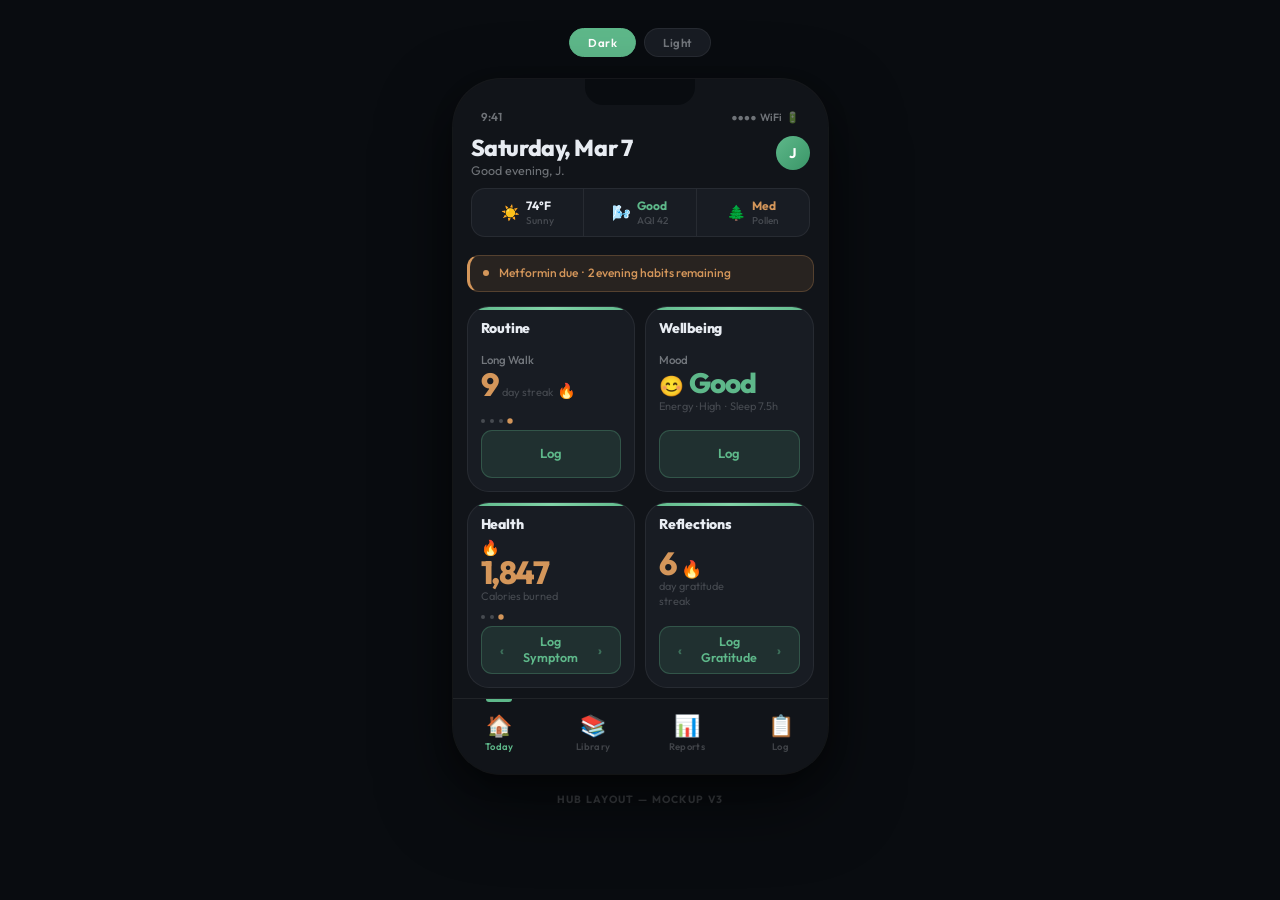
<file: mockup-hub.html>
<!DOCTYPE html>
<html lang="en">
<head>
  <meta charset="UTF-8">
  <meta name="viewport" content="width=device-width, initial-scale=1.0">
  <title>Daily Tracker — Hub Layout Mockup v3</title>
  <link href="https://fonts.googleapis.com/css2?family=Outfit:wght@300;400;500;600;700;800&display=swap" rel="stylesheet">
  <style>
    *, *::before, *::after { box-sizing: border-box; margin: 0; padding: 0; }

    :root {
      --green:     #5eb88a;
      --green-dim: rgba(94,184,138,0.13);
      --green-bd:  rgba(94,184,138,0.28);
      --amber:     #d4965a;
      --amber-dim: rgba(212,150,90,0.12);
      --amber-bd:  rgba(212,150,90,0.26);

      --bg:       #090c10;
      --surf:     #111419;
      --surf-2:   #181c23;
      --surf-3:   #1e2229;
      --border:   rgba(255,255,255,0.065);
      --text:     #e8ecf2;
      --text-2:   rgba(232,236,242,0.44);
      --text-3:   rgba(232,236,242,0.22);
    }

    body.light {
      --bg:       #eceee9;
      --surf:     #f5f6f2;
      --surf-2:   #eaece6;
      --surf-3:   #e0e3db;
      --border:   rgba(0,0,0,0.075);
      --text:     #181c1f;
      --text-2:   rgba(24,28,31,0.44);
      --text-3:   rgba(24,28,31,0.20);
    }

    body {
      font-family: 'Outfit', sans-serif;
      background: var(--bg);
      min-height: 100vh;
      display: flex;
      flex-direction: column;
      align-items: center;
      padding: 28px 16px 48px;
      transition: background 0.3s;
    }

    /* ── Controls ── */
    .controls {
      display: flex;
      gap: 8px;
      margin-bottom: 22px;
    }
    .ctrl {
      font-family: 'Outfit', sans-serif;
      font-size: 11.5px; font-weight: 600;
      letter-spacing: 0.5px;
      padding: 6px 18px;
      border-radius: 20px;
      border: 1px solid var(--border);
      background: var(--surf-2);
      color: var(--text-2);
      cursor: pointer;
      transition: all 0.2s;
    }
    .ctrl.on { background: var(--green); border-color: var(--green); color: #fff; }

    /* ── Phone ── */
    .phone {
      width: 375px;
      background: var(--surf);
      border-radius: 48px;
      overflow: hidden;
      position: relative;
      padding-bottom: 86px;
      box-shadow:
        0 0 0 1px rgba(255,255,255,0.06),
        0 28px 72px rgba(0,0,0,0.55),
        0 8px 20px rgba(0,0,0,0.28);
      transition: background 0.3s;
    }

    .notch {
      width: 110px; height: 26px;
      background: var(--bg);
      border-radius: 0 0 18px 18px;
      margin: 0 auto;
      transition: background 0.3s;
    }

    .status-bar {
      display: flex;
      justify-content: space-between;
      align-items: center;
      padding: 4px 28px 0;
      font-size: 11.5px; font-weight: 600;
      color: var(--text-2);
    }

    /* ── Header ── */
    .app-header { padding: 12px 18px 10px; }

    .hdr-row {
      display: flex;
      justify-content: space-between;
      align-items: flex-start;
    }

    .hdr-date {
      font-size: 23px; font-weight: 800;
      color: var(--text); letter-spacing: -0.4px; line-height: 1;
    }
    .hdr-greet {
      font-size: 12.5px; color: var(--text-2);
      margin-top: 3px; font-weight: 400;
    }

    .avatar {
      width: 34px; height: 34px; border-radius: 50%;
      background: linear-gradient(135deg, var(--green), #3a9668);
      display: flex; align-items: center; justify-content: center;
      font-size: 14px; font-weight: 700; color: #fff; flex-shrink: 0;
    }

    /* ── Weather ── */
    .weather {
      display: flex;
      margin-top: 10px;
      background: var(--surf-2);
      border: 1px solid var(--border);
      border-radius: 14px;
      overflow: hidden;
    }
    .wx {
      flex: 1;
      display: flex; align-items: center; justify-content: center;
      gap: 6px; padding: 9px 4px;
    }
    .wx + .wx { border-left: 1px solid var(--border); }
    .wx-ico { font-size: 15px; line-height: 1; }
    .wx-val { font-size: 12px; font-weight: 700; color: var(--text); }
    .wx-lbl { font-size: 10px; font-weight: 500; color: var(--text-3); margin-top: 1px; }

    /* ── Reminder ── */
    .reminder {
      margin: 8px 14px;
      display: flex; align-items: center; gap: 10px;
      background: var(--amber-dim);
      border: 1px solid var(--amber-bd);
      border-left: 3px solid var(--amber);
      border-radius: 12px;
      padding: 9px 13px;
    }
    .rem-dot {
      width: 6px; height: 6px; border-radius: 50%;
      background: var(--amber); flex-shrink: 0;
      animation: blink 2.4s ease-in-out infinite;
    }
    @keyframes blink {
      0%,100%{ opacity:1; transform:scale(1); }
      50%    { opacity:.4; transform:scale(.75); }
    }
    .rem-txt { font-size: 12px; font-weight: 500; color: var(--amber); line-height: 1.4; }

    /* ── Grid ── */
    .grid {
      display: grid;
      grid-template-columns: 1fr 1fr;
      gap: 10px;
      padding: 6px 14px 0;
    }

    /* ── Tile ── */
    .tile {
      background: var(--surf-2);
      border: 1px solid var(--border);
      border-radius: 22px;
      overflow: hidden;
      display: flex; flex-direction: column;
      cursor: pointer;
      transition: transform 0.13s;
      min-height: 186px;
    }
    .tile:active { transform: scale(0.965); }

    .tile-bar {
      height: 3px; flex-shrink: 0;
      background: linear-gradient(90deg, #5eb88a 0%, #82d4a8 50%, #5eb88a 100%);
    }

    .tile-inner {
      padding: 11px 13px 13px;
      display: flex; flex-direction: column;
      flex: 1; gap: 7px;
    }

    .tile-lbl {
      display: flex; align-items: center;
    }
    .tile-name {
      font-size: 14px; font-weight: 800;
      letter-spacing: -0.2px;
      color: var(--text);
      line-height: 1;
    }

    /* ── Carousel (shared by Routine streaks + Health stats) ── */
    .carousel {
      flex: 1;
      position: relative;
      overflow: hidden;
    }

    .c-slide {
      position: absolute; inset: 0;
      display: flex; flex-direction: column; justify-content: center;
      transition: opacity 0.38s ease, transform 0.38s ease;
    }
    .c-slide.gone { opacity: 0; transform: translateY(7px); pointer-events: none; }

    /* streak variant */
    .c-habit  { font-size: 11.5px; font-weight: 500; color: var(--text-2); margin-bottom: 1px; }
    .c-streak-row { display: flex; align-items: baseline; gap: 4px; }
    .c-num    { font-size: 32px; font-weight: 800; letter-spacing: -1.5px; color: var(--amber); line-height: 1; }
    .c-unit   { font-size: 11px; color: var(--text-3); font-weight: 400; }
    .c-fire   { font-size: 15px; }

    /* stat variant (Health) — values match streak numbers */
    .c-stat-ico  { font-size: 15px; line-height: 1; margin-bottom: 1px; }
    .c-stat-val  { font-size: 32px; font-weight: 800; letter-spacing: -1.5px; color: var(--amber); line-height: 1; }
    .c-stat-lbl  { font-size: 11px; color: var(--text-3); font-weight: 400; margin-top: 1px; }

    /* shared dots */
    .dots { display: flex; gap: 5px; margin-top: 2px; }
    .dot {
      width: 4px; height: 4px; border-radius: 50%;
      background: var(--text-3);
      transition: background 0.3s, transform 0.3s;
      cursor: pointer;
    }
    .dot.on { background: var(--amber); transform: scale(1.35); }

    /* ── Wellbeing rating — mirrors Routine hierarchy ── */
    /* descriptor (11.5px) → big value → unit (11px) */
    .rating {
      flex: 1;
      display: flex; flex-direction: column; justify-content: center;
      gap: 1px;
    }
    .r-lbl  { font-size: 11.5px; font-weight: 500; color: var(--text-2); margin-bottom: 1px; }
    .r-val  { display: flex; align-items: baseline; gap: 5px; }
    .r-em   { font-size: 20px; line-height: 1; }
    .r-wd   { font-size: 28px; font-weight: 800; color: var(--green); letter-spacing: -1px; line-height: 1; }
    .r-sub  { font-size: 11px; color: var(--text-3); font-weight: 400; margin-top: 1px; }

    /* ── Reflections streak ── */
    .rs {
      flex: 1;
      display: flex; align-items: center; gap: 6px;
    }
    .rs-num  { font-size: 32px; font-weight: 800; letter-spacing: -1.5px; color: var(--amber); line-height: 1; }
    .rs-fire { font-size: 17px; }
    .rs-lbl  { font-size: 11px; color: var(--text-3); line-height: 1.35; }

    /* ── Log buttons — shared height so all tiles match ── */
    /* Longest label ("Log Medication") sets the bar; both types locked to same px */
    .log-simple,
    .log-swipe {
      height: 48px;         /* uniform across every tile */
      flex-shrink: 0;
      background: var(--green-dim);
      border: 1px solid var(--green-bd);
      border-radius: 11px;
      -webkit-tap-highlight-color: transparent;
      transition: background 0.15s;
    }

    /* ── Log button — SIMPLE (no swipe) ── */
    .log-simple {
      display: flex;
      align-items: center; justify-content: center;
      cursor: pointer;
    }
    .log-simple:active { background: rgba(94,184,138,0.24); }
    .log-simple-lbl {
      font-size: 13px; font-weight: 600;
      color: var(--green);
      line-height: 1;
    }

    /* ── Log button — SWIPEABLE ── */
    .log-swipe {
      display: flex;
      align-items: center;
      padding: 0 4px;
      cursor: pointer;
      user-select: none;
      touch-action: pan-y;
      position: relative;
    }
    .log-swipe:active { background: rgba(94,184,138,0.22); }

    .chev {
      font-size: 13px; font-weight: 800;
      color: rgba(94,184,138,0.48);
      min-width: 32px; min-height: 32px;
      display: flex; align-items: center; justify-content: center;
      border-radius: 8px;
      flex-shrink: 0;
      cursor: pointer;
      transition: color 0.15s, background 0.15s;
    }
    .chev:hover { color: var(--green); background: rgba(94,184,138,0.12); }

    .lbl-track {
      flex: 1;
      overflow: hidden;
      position: relative;
      height: 100%;        /* fills the 48px button height */
      display: flex; align-items: center;
    }

    .lbl {
      position: absolute;
      inset: 0;
      display: flex; align-items: center; justify-content: center;
      font-size: 12.5px; font-weight: 600;
      color: var(--green);
      text-align: center;
      line-height: 1.25;
      padding: 0 2px;
      transition: opacity 0.18s ease, transform 0.18s ease;
    }
    .lbl.out-l { opacity:0; transform:translateX(-14px); }
    .lbl.out-r { opacity:0; transform:translateX( 14px); }
    .lbl.in    { opacity:0; transform:translateY( 5px); }

    /* ── Bottom nav ── */
    .bottom-nav {
      position: absolute; bottom:0; left:0; right:0;
      background: var(--surf);
      border-top: 1px solid var(--border);
      display: flex; padding: 10px 0 22px;
      transition: background 0.3s;
    }
    .nav-btn {
      flex: 1;
      display: flex; flex-direction: column; align-items: center;
      gap: 4px; cursor: pointer; position: relative; padding-top: 6px;
    }
    .nav-ico { font-size: 21px; line-height: 1; }
    .nav-lbl { font-size: 9.5px; font-weight: 600; letter-spacing: 0.35px; color: var(--text-3); }
    .nav-btn.active .nav-lbl { color: var(--green); }
    .nav-btn.active::before {
      content: '';
      position: absolute; top: -10px; left: 50%; transform: translateX(-50%);
      width: 26px; height: 3px;
      background: var(--green);
      border-radius: 0 0 3px 3px;
    }

    .mockup-lbl {
      margin-top: 18px;
      font-size: 10.5px; font-weight: 700;
      letter-spacing: 1.3px; text-transform: uppercase;
      color: var(--text-3);
    }
  </style>
</head>
<body>

  <div class="controls">
    <button class="ctrl on" id="btn-dark"  onclick="setMode('dark')">Dark</button>
    <button class="ctrl"   id="btn-light" onclick="setMode('light')">Light</button>
  </div>

  <div class="phone">

    <div class="notch"></div>

    <div class="status-bar">
      <span>9:41</span>
      <span style="font-size:10.5px">●●●● &nbsp;WiFi&nbsp; 🔋</span>
    </div>

    <div class="app-header">
      <div class="hdr-row">
        <div>
          <div class="hdr-date">Saturday, Mar 7</div>
          <div class="hdr-greet">Good evening, J.</div>
        </div>
        <div class="avatar">J</div>
      </div>

      <div class="weather">
        <div class="wx">
          <span class="wx-ico">☀️</span>
          <div><div class="wx-val">74°F</div><div class="wx-lbl">Sunny</div></div>
        </div>
        <div class="wx">
          <span class="wx-ico">🌬️</span>
          <div><div class="wx-val" style="color:var(--green)">Good</div><div class="wx-lbl">AQI 42</div></div>
        </div>
        <div class="wx">
          <span class="wx-ico">🌲</span>
          <div><div class="wx-val" style="color:var(--amber)">Med</div><div class="wx-lbl">Pollen</div></div>
        </div>
      </div>
    </div>

    <div class="reminder">
      <div class="rem-dot"></div>
      <div class="rem-txt">Metformin due &nbsp;·&nbsp; 2 evening habits remaining</div>
    </div>

    <!-- 2×2 grid: top row = simple Log tiles, bottom row = swipeable Log tiles -->
    <div class="grid">

      <!-- Routine (simple) -->
      <div class="tile">
        <div class="tile-bar"></div>
        <div class="tile-inner">
          <div class="tile-lbl">
            <span class="tile-name">Routine</span>
          </div>
          <div class="carousel" id="rc-stage"></div>
          <div class="dots"     id="rc-dots"></div>
          <div class="log-simple">
            <span class="log-simple-lbl">Log</span>
          </div>
        </div>
      </div>

      <!-- Wellbeing (simple) — top-right, pairs with Routine -->
      <div class="tile">
        <div class="tile-bar"></div>
        <div class="tile-inner">
          <div class="tile-lbl">
            <span class="tile-name">Wellbeing</span>
          </div>
          <div class="rating">
            <div class="r-lbl">Mood</div>
            <div class="r-val">
              <span class="r-em">😊</span>
              <span class="r-wd">Good</span>
            </div>
            <div class="r-sub">Energy · High &nbsp;·&nbsp; Sleep 7.5h</div>
          </div>
          <div class="log-simple">
            <span class="log-simple-lbl">Log</span>
          </div>
        </div>
      </div>

      <!-- Health (swipeable) — bottom-left, pairs with Reflections -->
      <div class="tile">
        <div class="tile-bar"></div>
        <div class="tile-inner">
          <div class="tile-lbl">
            <span class="tile-name">Health</span>
          </div>
          <div class="carousel" id="hc-stage"></div>
          <div class="dots"     id="hc-dots"></div>
          <div class="log-swipe" id="h-btn">
            <div class="chev" id="h-cl">‹</div>
            <div class="lbl-track">
              <div class="lbl" id="h-lbl">Log Symptom</div>
            </div>
            <div class="chev" id="h-cr">›</div>
          </div>
        </div>
      </div>

      <!-- Reflections (swipeable) — bottom-right, pairs with Health -->
      <div class="tile">
        <div class="tile-bar"></div>
        <div class="tile-inner">
          <div class="tile-lbl">
            <span class="tile-name">Reflections</span>
          </div>
          <div class="rs">
            <div>
              <div style="display:flex;align-items:baseline;gap:4px">
                <span class="rs-num">6</span>
                <span class="rs-fire">🔥</span>
              </div>
              <div class="rs-lbl">day gratitude<br>streak</div>
            </div>
          </div>
          <div class="log-swipe" id="rf-btn">
            <div class="chev" id="rf-cl">‹</div>
            <div class="lbl-track">
              <div class="lbl" id="rf-lbl">Log Gratitude</div>
            </div>
            <div class="chev" id="rf-cr">›</div>
          </div>
        </div>
      </div>

    </div>

    <!-- Bottom nav -->
    <div class="bottom-nav">
      <div class="nav-btn active">
        <span class="nav-ico">🏠</span><span class="nav-lbl">Today</span>
      </div>
      <div class="nav-btn">
        <span class="nav-ico">📚</span><span class="nav-lbl">Library</span>
      </div>
      <div class="nav-btn">
        <span class="nav-ico">📊</span><span class="nav-lbl">Reports</span>
      </div>
      <div class="nav-btn">
        <span class="nav-ico">📋</span><span class="nav-lbl">Log</span>
      </div>
    </div>

  </div>

  <div class="mockup-lbl">Hub Layout — Mockup v3</div>

<script>
/* ── Light/dark ── */
function setMode(m) {
  document.body.classList.toggle('light', m === 'light');
  document.getElementById('btn-dark').classList.toggle('on', m === 'dark');
  document.getElementById('btn-light').classList.toggle('on', m === 'light');
}

/* ── Generic carousel builder ── */
function makeCarousel(stageId, dotsId, slides, renderFn, intervalMs) {
  const stage   = document.getElementById(stageId);
  const dotsWrap = document.getElementById(dotsId);
  let cur = Math.floor(Math.random() * slides.length);

  slides.forEach((s, i) => {
    const el = document.createElement('div');
    el.className = 'c-slide' + (i !== cur ? ' gone' : '');
    el.innerHTML = renderFn(s);
    stage.appendChild(el);
  });

  slides.forEach((_, i) => {
    const d = document.createElement('div');
    d.className = 'dot' + (i === cur ? ' on' : '');
    d.addEventListener('click', () => go(i));
    dotsWrap.appendChild(d);
  });

  function go(next) {
    if (next === cur) return;
    const els = stage.querySelectorAll('.c-slide');
    const dts = dotsWrap.querySelectorAll('.dot');
    els[cur].classList.add('gone');
    dts[cur].classList.remove('on');
    cur = next;
    els[cur].classList.remove('gone');
    dts[cur].classList.add('on');
  }

  let timer = setInterval(() => go((cur + 1) % slides.length), intervalMs);

  // Swipe on stage
  let sx = null;
  stage.addEventListener('pointerdown', e => { sx = e.clientX; });
  stage.addEventListener('pointerup',   e => {
    if (sx === null) return;
    const dx = e.clientX - sx;
    if (Math.abs(dx) > 28) {
      clearInterval(timer);
      go(dx < 0 ? (cur+1) % slides.length : (cur-1+slides.length) % slides.length);
      timer = setInterval(() => go((cur+1) % slides.length), intervalMs);
    }
    sx = null;
  });
}

/* ── Routine: streak carousel ── */
makeCarousel('rc-stage', 'rc-dots', [
  { name: 'Reading',    days: 14 },
  { name: 'Meditation', days: 22 },
  { name: 'Gym',        days: 6  },
  { name: 'Long Walk',  days: 9  },
], s => `
  <div class="c-habit">${s.name}</div>
  <div class="c-streak-row">
    <span class="c-num">${s.days}</span>
    <span class="c-unit">day streak</span>
    <span class="c-fire">🔥</span>
  </div>
`, 5000);

/* ── Health: stats carousel ── */
makeCarousel('hc-stage', 'hc-dots', [
  { ico: '💤', val: '7.5 hrs',   lbl: 'Sleep last night' },
  { ico: '👣', val: '8,432',     lbl: 'Steps today' },
  { ico: '🔥', val: '1,847',     lbl: 'Calories burned' },
], s => `
  <div class="c-stat-ico">${s.ico}</div>
  <div class="c-stat-val">${s.val}</div>
  <div class="c-stat-lbl">${s.lbl}</div>
`, 4500);

/* ── Swipeable log button factory ── */
function makeSwipe(btnId, lId, rId, lblId, opts) {
  let idx = 0;
  const btn = document.getElementById(btnId);
  const lbl = document.getElementById(lblId);

  function cycle(dir) {
    lbl.classList.add(dir > 0 ? 'out-l' : 'out-r');
    setTimeout(() => {
      idx = (idx + dir + opts.length) % opts.length;
      lbl.textContent = opts[idx];
      lbl.classList.remove('out-l', 'out-r');
      lbl.classList.add('in');
      requestAnimationFrame(() => requestAnimationFrame(() => lbl.classList.remove('in')));
    }, 170);
  }

  // Chevron clicks
  document.getElementById(lId).addEventListener('pointerdown', e => { e.stopPropagation(); e.preventDefault(); cycle(-1); });
  document.getElementById(rId).addEventListener('pointerdown', e => { e.stopPropagation(); e.preventDefault(); cycle(+1); });

  // Drag swipe
  let startX = null, moved = false;
  btn.addEventListener('pointerdown', e => {
    if (e.target.classList.contains('chev')) return;
    startX = e.clientX; moved = false;
    btn.setPointerCapture(e.pointerId);
  });
  btn.addEventListener('pointermove', e => {
    if (startX !== null && Math.abs(e.clientX - startX) > 8) moved = true;
  });
  btn.addEventListener('pointerup', e => {
    if (startX === null || e.target.classList.contains('chev')) { startX = null; return; }
    const dx = e.clientX - startX;
    if (moved && Math.abs(dx) >= 34) cycle(dx < 0 ? +1 : -1);
    startX = null; moved = false;
  });
}

makeSwipe('h-btn',  'h-cl',  'h-cr',  'h-lbl',
  ['Log Symptom', 'Log Medication', 'Log Digestion', 'Log Treatment']);

makeSwipe('rf-btn', 'rf-cl', 'rf-cr', 'rf-lbl',
  ['Log Gratitude', 'Add Note']);
</script>
</body>
</html>
</file>
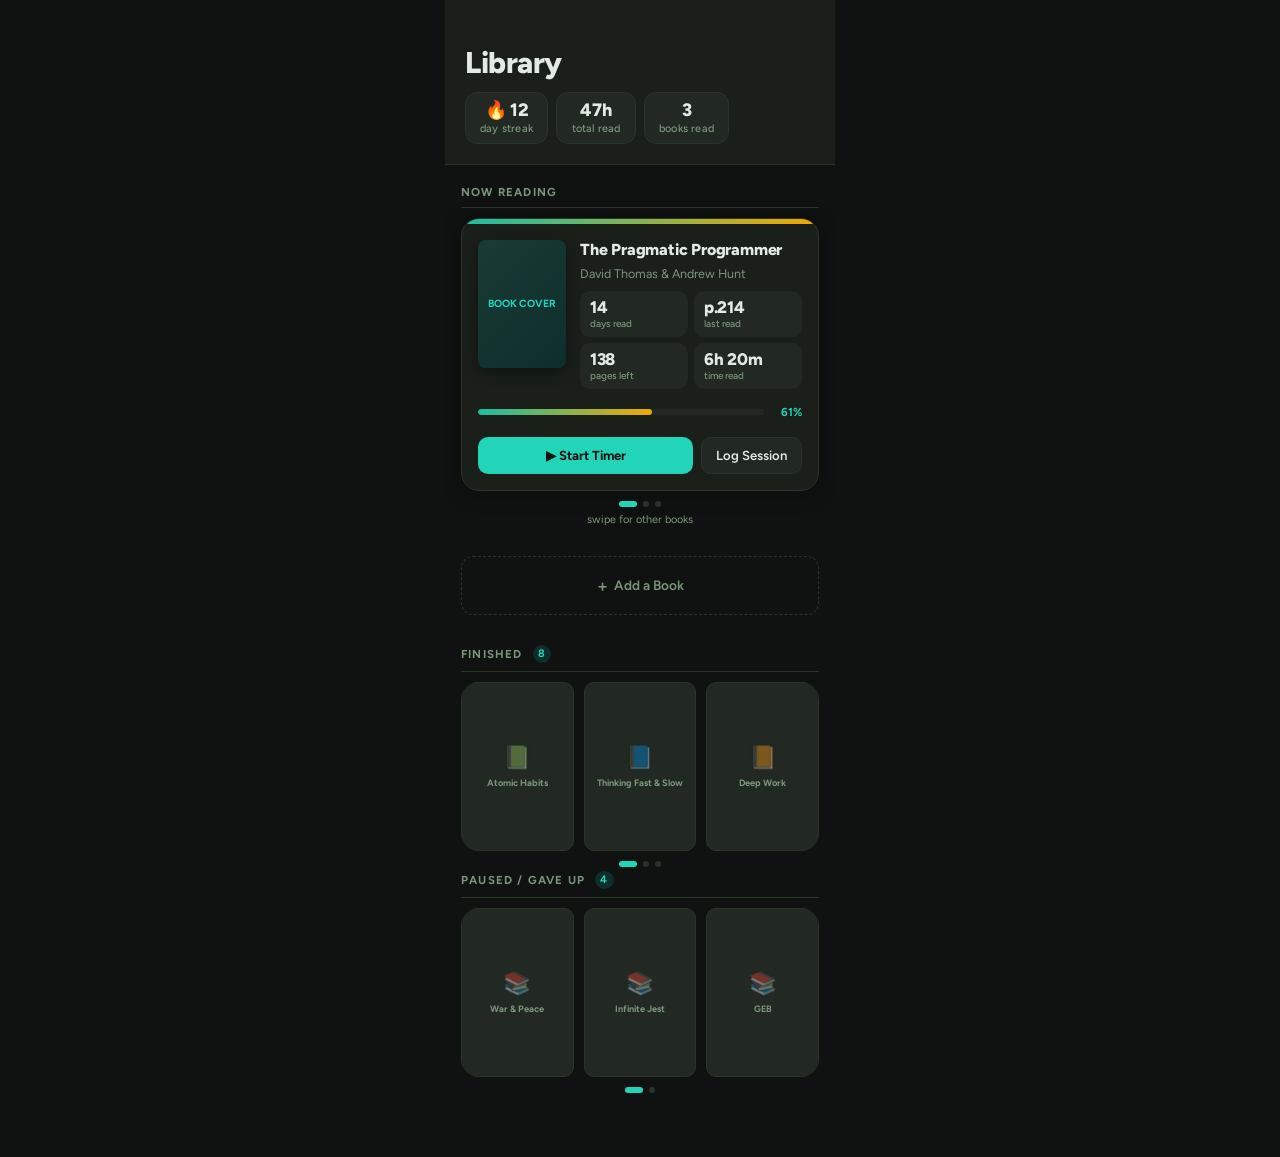
<file: .superpowers/brainstorm/library-mockup.html>
<!DOCTYPE html>
<html lang="en">
<head>
<meta charset="UTF-8">
<meta name="viewport" content="width=device-width, initial-scale=1, maximum-scale=1">
<title>Library Tab — Design Mockup</title>
<link href="https://fonts.googleapis.com/css2?family=Figtree:wght@400;500;600;700;800&display=swap" rel="stylesheet">
<style>
  /* ── App design tokens (mirrored from styles.css) ── */
  :root {
    --clr-bg:          #0f1210;
    --clr-surface:     #1a1f1a;
    --clr-surface-2:   #222822;
    --clr-border:      #2a342a;
    --clr-text:        #e2ebe2;
    --clr-text-2:      #7a967a;
    --clr-accent:      #22D4B8;
    --clr-accent-dim:  #0d2e2a;
    --clr-error:       #ef5350;
    --gradient-brand:  linear-gradient(135deg, #1ABEA5 0%, #F4A800 100%);
    --radius-card:     18px;
    --shadow-card:     0 2px 20px rgba(0,0,0,.35);
    --transition:      0.15s ease;
  }

  * { box-sizing: border-box; margin: 0; padding: 0; -webkit-tap-highlight-color: transparent; }

  body {
    font-family: 'Figtree', sans-serif;
    background: var(--clr-bg);
    color: var(--clr-text);
    min-height: 100vh;
    display: flex;
    justify-content: center;
    padding: 0 0 40px;
  }

  /* Phone shell */
  .phone {
    width: 390px;
    max-width: 100vw;
    display: flex;
    flex-direction: column;
    min-height: 100vh;
  }

  /* ── Library Header ── */
  .lib-header {
    padding: 48px 20px 20px;
    background: var(--clr-surface);
    border-bottom: 1px solid var(--clr-border);
  }
  .lib-header-row {
    display: flex;
    align-items: flex-start;
    justify-content: space-between;
    margin-bottom: 14px;
  }
  .lib-title {
    font-size: 30px;
    font-weight: 800;
    letter-spacing: -0.5px;
    color: var(--clr-text);
    line-height: 1;
  }
  .lib-back-btn {
    font-size: 0.78rem;
    font-weight: 600;
    color: var(--clr-text-2);
    background: var(--clr-surface-2);
    border: 1px solid var(--clr-border);
    border-radius: 20px;
    padding: 5px 12px;
    cursor: pointer;
    margin-top: 4px;
  }
  /* Stat chips row — mirrors Hub weather chips */
  .lib-chips {
    display: flex;
    gap: 8px;
    flex-wrap: wrap;
  }
  .lib-chip {
    display: flex;
    flex-direction: column;
    align-items: center;
    background: var(--clr-surface-2);
    border: 1px solid var(--clr-border);
    border-radius: 12px;
    padding: 8px 14px;
    min-width: 80px;
  }
  .lib-chip-val {
    font-size: 18px;
    font-weight: 800;
    color: var(--clr-text);
    letter-spacing: -0.3px;
    line-height: 1;
  }
  .lib-chip-lbl {
    font-size: 0.68rem;
    color: var(--clr-text-2);
    margin-top: 3px;
    font-weight: 500;
    letter-spacing: 0.2px;
  }

  /* ── Scrollable content ── */
  .lib-body {
    flex: 1;
    overflow-y: auto;
    padding: 20px 16px;
    display: flex;
    flex-direction: column;
    gap: 24px;
  }

  /* ── Section label ── */
  .section-label {
    font-size: 0.72rem;
    font-weight: 700;
    letter-spacing: 1.2px;
    text-transform: uppercase;
    color: var(--clr-text-2);
    margin-bottom: 10px;
    padding-bottom: 8px;
    border-bottom: 1px solid var(--clr-border);
  }

  /* ── NOW READING — Hero card ── */
  .hero-card {
    background: var(--clr-surface);
    border: 1px solid var(--clr-border);
    border-radius: var(--radius-card);
    overflow: hidden;
    box-shadow: var(--shadow-card);
  }
  .hero-card__bar {
    height: 5px;
    background: var(--gradient-brand);
    flex-shrink: 0;
  }
  .hero-card__body {
    padding: 16px;
    display: flex;
    gap: 14px;
    align-items: flex-start;
  }
  .hero-cover {
    width: 88px;
    height: 128px;
    border-radius: 8px;
    object-fit: cover;
    box-shadow: 0 4px 14px rgba(0,0,0,0.4);
    flex-shrink: 0;
    background: var(--clr-surface-2);
    overflow: hidden;
    position: relative;
  }
  /* Placeholder cover with gradient spine */
  .hero-cover-placeholder {
    width: 100%;
    height: 100%;
    background: linear-gradient(135deg, #1a3a36 0%, #0d2e2a 100%);
    display: flex;
    flex-direction: column;
    align-items: center;
    justify-content: center;
    padding: 8px;
    text-align: center;
    font-size: 0.65rem;
    font-weight: 700;
    color: var(--clr-accent);
    line-height: 1.3;
  }
  .hero-info {
    flex: 1;
    min-width: 0;
    display: flex;
    flex-direction: column;
    gap: 6px;
  }
  .hero-title {
    font-size: 1rem;
    font-weight: 800;
    color: var(--clr-text);
    line-height: 1.25;
    letter-spacing: -0.2px;
  }
  .hero-author {
    font-size: 0.78rem;
    color: var(--clr-text-2);
  }

  /* Stats 2x2 grid */
  .hero-stats {
    display: grid;
    grid-template-columns: 1fr 1fr;
    gap: 6px;
    margin-top: 4px;
  }
  .hero-stat {
    background: var(--clr-surface-2);
    border-radius: 10px;
    padding: 8px 10px;
  }
  .hero-stat-val {
    font-size: 1.05rem;
    font-weight: 800;
    color: var(--clr-text);
    letter-spacing: -0.3px;
    line-height: 1;
  }
  .hero-stat-lbl {
    font-size: 0.62rem;
    color: var(--clr-text-2);
    margin-top: 2px;
    font-weight: 500;
  }

  /* Progress bar */
  .hero-progress-wrap {
    padding: 0 16px 6px;
  }
  .hero-progress-row {
    display: flex;
    align-items: center;
    gap: 8px;
    margin-bottom: 4px;
  }
  .hero-progress-bar {
    flex: 1;
    height: 6px;
    background: var(--clr-surface-2);
    border-radius: 3px;
    overflow: hidden;
  }
  .hero-progress-fill {
    height: 100%;
    background: var(--gradient-brand);
    border-radius: 3px;
    transition: width 0.3s ease;
  }
  .hero-progress-pct {
    font-size: 0.72rem;
    font-weight: 700;
    color: var(--clr-accent);
    min-width: 30px;
    text-align: right;
  }

  /* Action buttons */
  .hero-actions {
    display: flex;
    gap: 8px;
    padding: 8px 16px 16px;
  }
  .btn-primary {
    flex: 1;
    background: var(--clr-accent);
    color: #0f1210;
    font-family: 'Figtree', sans-serif;
    font-size: 0.82rem;
    font-weight: 700;
    border: none;
    border-radius: 10px;
    padding: 10px 12px;
    cursor: pointer;
    text-align: center;
  }
  .btn-secondary {
    background: var(--clr-surface-2);
    color: var(--clr-text);
    font-family: 'Figtree', sans-serif;
    font-size: 0.82rem;
    font-weight: 600;
    border: 1px solid var(--clr-border);
    border-radius: 10px;
    padding: 10px 14px;
    cursor: pointer;
  }

  /* Timer bar (shown when timer running) */
  .hero-timer {
    display: flex;
    align-items: center;
    gap: 10px;
    padding: 10px 16px;
    background: var(--clr-accent-dim);
    border-top: 1px solid var(--clr-border);
  }
  .hero-timer-ico { font-size: 1.1rem; }
  .hero-timer-display {
    font-size: 1.15rem;
    font-weight: 800;
    color: var(--clr-accent);
    flex: 1;
    font-variant-numeric: tabular-nums;
    letter-spacing: 1px;
  }
  .btn-timer-sm {
    font-family: 'Figtree', sans-serif;
    font-size: 0.75rem;
    font-weight: 700;
    padding: 5px 11px;
    border-radius: 8px;
    cursor: pointer;
    border: none;
  }
  .btn-timer-pause {
    background: var(--clr-surface-2);
    color: var(--clr-text);
    border: 1px solid var(--clr-border) !important;
  }
  .btn-timer-stop {
    background: var(--clr-accent);
    color: #0f1210;
  }

  /* Swipe dots */
  .swipe-dots {
    display: flex;
    justify-content: center;
    gap: 6px;
    padding: 10px 0 4px;
  }
  .swipe-dot {
    width: 6px; height: 6px;
    border-radius: 50%;
    background: var(--clr-border);
    transition: background 0.2s, width 0.2s;
  }
  .swipe-dot--active {
    background: var(--clr-accent);
    width: 18px;
    border-radius: 3px;
  }

  /* ── FINISHED / PAUSED — Cover grid (3 per row, swipeable) ── */
  .cover-section {}
  .cover-strip-wrap {
    overflow: hidden;
    border-radius: var(--radius-card);
  }
  .cover-strip {
    display: flex;
    gap: 10px;
    transition: transform 0.3s ease;
  }
  .cover-page {
    min-width: 100%;
    display: grid;
    grid-template-columns: repeat(3, 1fr);
    gap: 10px;
  }
  .cover-thumb {
    aspect-ratio: 2/3;
    border-radius: 10px;
    overflow: hidden;
    cursor: pointer;
    position: relative;
    background: var(--clr-surface-2);
    border: 1px solid var(--clr-border);
    transition: transform 0.15s ease, border-color 0.15s ease;
  }
  .cover-thumb:active { transform: scale(0.95); }
  .cover-thumb img {
    width: 100%; height: 100%; object-fit: cover; display: block;
  }
  .cover-thumb-placeholder {
    width: 100%; height: 100%;
    display: flex; flex-direction: column;
    align-items: center; justify-content: center;
    padding: 8px;
    text-align: center;
    gap: 6px;
  }
  .cover-thumb-ico { font-size: 1.4rem; opacity: 0.4; }
  .cover-thumb-lbl {
    font-size: 0.58rem;
    font-weight: 700;
    color: var(--clr-text-2);
    line-height: 1.3;
    word-break: break-word;
  }
  /* Tapped state overlay */
  .cover-thumb--active { border-color: var(--clr-accent); }
  .cover-thumb--active::after {
    content: '';
    position: absolute; inset: 0;
    background: rgba(34,212,184,0.12);
    border-radius: 9px;
  }

  /* ── Book Detail Panel (slides up) ── */
  .detail-overlay {
    position: fixed; inset: 0;
    background: rgba(0,0,0,0.6);
    z-index: 100;
    display: flex;
    align-items: flex-end;
    opacity: 0;
    pointer-events: none;
    transition: opacity 0.25s ease;
  }
  .detail-overlay.open {
    opacity: 1;
    pointer-events: all;
  }
  .detail-sheet {
    width: 100%;
    max-width: 390px;
    margin: 0 auto;
    background: var(--clr-surface);
    border-radius: 20px 20px 0 0;
    border: 1px solid var(--clr-border);
    border-bottom: none;
    padding: 0 0 40px;
    transform: translateY(100%);
    transition: transform 0.3s cubic-bezier(0.22, 1, 0.36, 1);
  }
  .detail-overlay.open .detail-sheet {
    transform: translateY(0);
  }
  .detail-handle {
    width: 36px; height: 4px;
    background: var(--clr-border);
    border-radius: 2px;
    margin: 12px auto 0;
  }
  .detail-header {
    display: flex;
    gap: 14px;
    padding: 16px 20px;
    align-items: flex-start;
  }
  .detail-cover {
    width: 72px; height: 104px;
    border-radius: 8px;
    object-fit: cover;
    box-shadow: 0 4px 12px rgba(0,0,0,0.4);
    background: var(--clr-surface-2);
    flex-shrink: 0;
    overflow: hidden;
  }
  .detail-cover-placeholder {
    width: 100%; height: 100%;
    display: flex; align-items: center; justify-content: center;
    font-size: 2rem; opacity: 0.3;
  }
  .detail-info { flex: 1; min-width: 0; }
  .detail-title {
    font-size: 1.05rem; font-weight: 800;
    color: var(--clr-text); line-height: 1.25;
    margin-bottom: 3px;
  }
  .detail-author {
    font-size: 0.8rem; color: var(--clr-text-2);
    margin-bottom: 10px;
  }
  .detail-meta {
    font-size: 0.75rem; color: var(--clr-text-2);
    line-height: 1.6;
  }
  .detail-body {
    padding: 0 20px;
    display: flex;
    flex-direction: column;
    gap: 10px;
  }
  .detail-stats {
    display: grid;
    grid-template-columns: repeat(3, 1fr);
    gap: 8px;
  }
  .detail-stat {
    background: var(--clr-surface-2);
    border-radius: 10px;
    padding: 10px;
    text-align: center;
  }
  .detail-stat-val {
    font-size: 1.1rem; font-weight: 800;
    color: var(--clr-text); letter-spacing: -0.3px;
  }
  .detail-stat-lbl {
    font-size: 0.62rem; color: var(--clr-text-2);
    margin-top: 2px;
  }
  .detail-actions {
    display: flex; gap: 8px; flex-wrap: wrap;
  }
  .detail-btn {
    font-family: 'Figtree', sans-serif;
    font-size: 0.78rem; font-weight: 600;
    padding: 8px 14px;
    border-radius: 10px;
    cursor: pointer;
    border: 1px solid var(--clr-border);
    background: var(--clr-surface-2);
    color: var(--clr-text);
  }
  .detail-btn--accent {
    background: var(--clr-accent-dim);
    color: var(--clr-accent);
    border-color: var(--clr-accent);
  }
  .detail-btn--danger {
    color: var(--clr-error);
    border-color: var(--clr-error);
    background: transparent;
  }
  .detail-divider {
    height: 1px; background: var(--clr-border);
    margin: 2px 0;
  }
  .detail-close-row {
    padding: 14px 20px 0;
  }
  .detail-close-btn {
    font-family: 'Figtree', sans-serif;
    font-size: 0.82rem; font-weight: 600;
    width: 100%;
    padding: 11px;
    border-radius: 12px;
    background: var(--clr-surface-2);
    border: 1px solid var(--clr-border);
    color: var(--clr-text-2);
    cursor: pointer;
  }

  /* Cover update UI */
  .cover-update-row {
    display: flex;
    align-items: center;
    gap: 8px;
  }

  /* ── Note callout ── */
  .note-callout {
    background: var(--clr-surface-2);
    border: 1px solid var(--clr-border);
    border-left: 3px solid var(--clr-accent);
    border-radius: 10px;
    padding: 10px 14px;
    font-size: 0.78rem;
    color: var(--clr-text-2);
    line-height: 1.5;
  }
  .note-callout strong { color: var(--clr-text); }

  /* ── Tabs at bottom for switching between mockup views ── */
  .preview-tabs {
    position: fixed;
    bottom: 0; left: 0; right: 0;
    background: var(--clr-surface);
    border-top: 1px solid var(--clr-border);
    display: flex;
    z-index: 50;
  }
  .preview-tab {
    flex: 1;
    padding: 12px 4px 16px;
    font-size: 0.72rem;
    font-weight: 600;
    color: var(--clr-text-2);
    text-align: center;
    cursor: pointer;
    border: none;
    background: none;
    font-family: 'Figtree', sans-serif;
    transition: color var(--transition);
  }
  .preview-tab.active { color: var(--clr-accent); }
  .preview-tab .tab-ico { font-size: 1.1rem; display: block; margin-bottom: 2px; }

  /* Accent for finished count badges */
  .count-badge {
    display: inline-flex;
    align-items: center;
    justify-content: center;
    background: var(--clr-accent-dim);
    color: var(--clr-accent);
    font-size: 0.68rem;
    font-weight: 700;
    min-width: 18px;
    height: 18px;
    padding: 0 5px;
    border-radius: 9px;
    margin-left: 6px;
  }

  /* State: timer running variant of the Now Reading card */
  .view { display: none; }
  .view.active { display: block; }
</style>
</head>
<body>
<div class="phone">

  <!-- ── HEADER ── -->
  <div class="lib-header">
    <div class="lib-header-row">
      <div class="lib-title">Library</div>
    </div>
    <div class="lib-chips">
      <div class="lib-chip">
        <div class="lib-chip-val">🔥 12</div>
        <div class="lib-chip-lbl">day streak</div>
      </div>
      <div class="lib-chip">
        <div class="lib-chip-val">47h</div>
        <div class="lib-chip-lbl">total read</div>
      </div>
      <div class="lib-chip">
        <div class="lib-chip-val">3</div>
        <div class="lib-chip-lbl">books read</div>
      </div>
    </div>
  </div>

  <!-- ── SCROLLABLE BODY ── -->
  <div class="lib-body" id="lib-body">

    <!-- VIEW A: Main library view (default) -->
    <div id="view-main">

      <!-- NOW READING -->
      <div>
        <div class="section-label">Now Reading</div>

        <!-- Hero card -->
        <div class="hero-card" id="hero-card">
          <div class="hero-card__bar"></div>
          <div class="hero-card__body">
            <div class="hero-cover">
              <div class="hero-cover-placeholder">BOOK COVER</div>
            </div>
            <div class="hero-info">
              <div class="hero-title">The Pragmatic Programmer</div>
              <div class="hero-author">David Thomas & Andrew Hunt</div>
              <div class="hero-stats">
                <div class="hero-stat">
                  <div class="hero-stat-val">14</div>
                  <div class="hero-stat-lbl">days read</div>
                </div>
                <div class="hero-stat">
                  <div class="hero-stat-val">p.214</div>
                  <div class="hero-stat-lbl">last read</div>
                </div>
                <div class="hero-stat">
                  <div class="hero-stat-val">138</div>
                  <div class="hero-stat-lbl">pages left</div>
                </div>
                <div class="hero-stat">
                  <div class="hero-stat-val">6h 20m</div>
                  <div class="hero-stat-lbl">time read</div>
                </div>
              </div>
            </div>
          </div>

          <!-- Progress bar -->
          <div class="hero-progress-wrap">
            <div class="hero-progress-row">
              <div class="hero-progress-bar">
                <div class="hero-progress-fill" style="width:61%"></div>
              </div>
              <div class="hero-progress-pct">61%</div>
            </div>
          </div>

          <!-- Action buttons (idle state) -->
          <div class="hero-actions" id="hero-actions-idle">
            <button class="btn-primary" onclick="startTimer()">▶ Start Timer</button>
            <button class="btn-secondary" onclick="showLogForm()">Log Session</button>
          </div>

          <!-- Timer running state (hidden by default) -->
          <div class="hero-timer" id="hero-timer" style="display:none">
            <span class="hero-timer-ico">⏱</span>
            <span class="hero-timer-display" id="timer-display">00:00:00</span>
            <button class="btn-timer-sm btn-timer-pause" onclick="pauseTimer()">⏸ Pause</button>
            <button class="btn-timer-sm btn-timer-stop" onclick="stopTimer()">Stop & Log</button>
          </div>
        </div>

        <!-- Swipe dots (multiple books) -->
        <div class="swipe-dots">
          <div class="swipe-dot swipe-dot--active"></div>
          <div class="swipe-dot"></div>
          <div class="swipe-dot"></div>
        </div>
        <div style="text-align:center;font-size:0.68rem;color:var(--clr-text-2);margin-top:2px;">swipe for other books</div>
      </div>

      <!-- ADD BOOK -->
      <button onclick="alert('Opens add book form')" style="
        width:100%;padding:18px 13px;border-radius:12px;
        margin:30px 0;
        background:transparent;border:1.5px dashed var(--clr-border);
        color:var(--clr-text-2);font-family:'Figtree',sans-serif;
        font-size:0.85rem;font-weight:600;cursor:pointer;
        display:flex;align-items:center;justify-content:center;gap:6px;
      ">
        <span style="font-size:1.1rem">+</span> Add a Book
      </button>

      <!-- FINISHED -->
      <div class="cover-section">
        <div class="section-label">
          Finished
          <span class="count-badge">8</span>
        </div>
        <div class="cover-strip-wrap" id="finished-strip-wrap">
          <div class="cover-strip" id="finished-strip">
            <!-- Page 1 -->
            <div class="cover-page">
              <div class="cover-thumb" onclick="openDetail('atomic')">
                <div class="cover-thumb-placeholder">
                  <span class="cover-thumb-ico">📗</span>
                  <span class="cover-thumb-lbl">Atomic Habits</span>
                </div>
              </div>
              <div class="cover-thumb" onclick="openDetail('thinking')">
                <div class="cover-thumb-placeholder">
                  <span class="cover-thumb-ico">📘</span>
                  <span class="cover-thumb-lbl">Thinking Fast & Slow</span>
                </div>
              </div>
              <div class="cover-thumb" onclick="openDetail('deep')">
                <div class="cover-thumb-placeholder">
                  <span class="cover-thumb-ico">📙</span>
                  <span class="cover-thumb-lbl">Deep Work</span>
                </div>
              </div>
            </div>
            <!-- Page 2 -->
            <div class="cover-page">
              <div class="cover-thumb" onclick="openDetail('clean')">
                <div class="cover-thumb-placeholder">
                  <span class="cover-thumb-ico">📒</span>
                  <span class="cover-thumb-lbl">Clean Code</span>
                </div>
              </div>
              <div class="cover-thumb" onclick="openDetail('dune')">
                <div class="cover-thumb-placeholder">
                  <span class="cover-thumb-ico">📕</span>
                  <span class="cover-thumb-lbl">Dune</span>
                </div>
              </div>
              <div class="cover-thumb" onclick="openDetail('rest')">
                <div class="cover-thumb-placeholder">
                  <span class="cover-thumb-ico">📓</span>
                  <span class="cover-thumb-lbl">Rest</span>
                </div>
              </div>
            </div>
            <!-- Page 3 (partial) -->
            <div class="cover-page">
              <div class="cover-thumb">
                <div class="cover-thumb-placeholder">
                  <span class="cover-thumb-ico">📔</span>
                  <span class="cover-thumb-lbl">The Power of Now</span>
                </div>
              </div>
              <div class="cover-thumb">
                <div class="cover-thumb-placeholder">
                  <span class="cover-thumb-ico">📖</span>
                  <span class="cover-thumb-lbl">Sapiens</span>
                </div>
              </div>
              <div class="cover-thumb" style="opacity:0;pointer-events:none"></div>
            </div>
          </div>
        </div>
        <div class="swipe-dots" id="finished-dots">
          <div class="swipe-dot swipe-dot--active" data-strip="finished" data-idx="0"></div>
          <div class="swipe-dot" data-strip="finished" data-idx="1"></div>
          <div class="swipe-dot" data-strip="finished" data-idx="2"></div>
        </div>
      </div>

      <!-- PAUSED / GAVE UP -->
      <div class="cover-section">
        <div class="section-label">
          Paused / Gave Up
          <span class="count-badge">4</span>
        </div>
        <div class="cover-strip-wrap" id="paused-strip-wrap">
          <div class="cover-strip" id="paused-strip">
            <!-- Page 1 -->
            <div class="cover-page">
              <div class="cover-thumb" onclick="openDetail('war')">
                <div class="cover-thumb-placeholder">
                  <span class="cover-thumb-ico">📚</span>
                  <span class="cover-thumb-lbl">War & Peace</span>
                </div>
              </div>
              <div class="cover-thumb">
                <div class="cover-thumb-placeholder">
                  <span class="cover-thumb-ico">📚</span>
                  <span class="cover-thumb-lbl">Infinite Jest</span>
                </div>
              </div>
              <div class="cover-thumb">
                <div class="cover-thumb-placeholder">
                  <span class="cover-thumb-ico">📚</span>
                  <span class="cover-thumb-lbl">GEB</span>
                </div>
              </div>
            </div>
            <!-- Page 2 (partial) -->
            <div class="cover-page">
              <div class="cover-thumb">
                <div class="cover-thumb-placeholder">
                  <span class="cover-thumb-ico">📚</span>
                  <span class="cover-thumb-lbl">Capital</span>
                </div>
              </div>
              <div class="cover-thumb" style="opacity:0;pointer-events:none"></div>
              <div class="cover-thumb" style="opacity:0;pointer-events:none"></div>
            </div>
          </div>
        </div>
        <div class="swipe-dots" id="paused-dots">
          <div class="swipe-dot swipe-dot--active" data-strip="paused" data-idx="0"></div>
          <div class="swipe-dot" data-strip="paused" data-idx="1"></div>
        </div>
      </div>


    </div><!-- /view-main -->

  </div><!-- /lib-body -->

</div><!-- /phone -->

<!-- ── Book detail bottom sheet ── -->
<div class="detail-overlay" id="detail-overlay" onclick="closeDetail(event)">
  <div class="detail-sheet" onclick="event.stopPropagation()">
    <div class="detail-handle"></div>
    <div class="detail-header">
      <div class="detail-cover">
        <div class="detail-cover-placeholder">📗</div>
      </div>
      <div class="detail-info">
        <div class="detail-title" id="detail-title">Atomic Habits</div>
        <div class="detail-author" id="detail-author">James Clear</div>
        <div class="detail-meta" id="detail-meta">
          Jan 5 → Feb 2, 2025<br>
          320 pages · 4h 50m read
        </div>
      </div>
    </div>
    <div class="detail-body">
      <div class="detail-stats">
        <div class="detail-stat">
          <div class="detail-stat-val">18</div>
          <div class="detail-stat-lbl">sessions</div>
        </div>
        <div class="detail-stat">
          <div class="detail-stat-val">4h 50m</div>
          <div class="detail-stat-lbl">total read</div>
        </div>
        <div class="detail-stat">
          <div class="detail-stat-val">28d</div>
          <div class="detail-stat-lbl">to finish</div>
        </div>
      </div>

      <div class="detail-divider"></div>

      <div class="note-callout">
        <strong>Update cover</strong> — Search for a cover or paste an image URL below.
      </div>
      <div style="display:flex;gap:8px;">
        <input style="
          flex:1;background:var(--clr-surface-2);border:1.5px solid var(--clr-border);
          border-radius:10px;padding:9px 12px;color:var(--clr-text);
          font-family:'Figtree',sans-serif;font-size:0.82rem;
        " placeholder="Search title or paste image URL…" />
        <button class="detail-btn detail-btn--accent" style="white-space:nowrap">Update</button>
      </div>

      <div class="detail-divider"></div>

      <div class="detail-actions">
        <button class="detail-btn detail-btn--accent">Move to Reading</button>
        <button class="detail-btn">Edit Details</button>
        <button class="detail-btn detail-btn--danger">Delete</button>
      </div>
    </div>
    <div class="detail-close-row">
      <button class="detail-close-btn" onclick="closeDetail()">Close</button>
    </div>
  </div>
</div>

<script>
  /* ── Timer simulation ── */
  let timerInt = null, timerSecs = 0, timerRunning = false, timerPaused = false;

  function startTimer() {
    if (timerRunning) return;
    timerRunning = true;
    timerPaused  = false;
    document.getElementById('hero-actions-idle').style.display = 'none';
    document.getElementById('hero-timer').style.display = 'flex';
    timerInt = setInterval(() => {
      timerSecs++;
      const hh = String(Math.floor(timerSecs / 3600)).padStart(2,'0');
      const mm = String(Math.floor((timerSecs % 3600) / 60)).padStart(2,'0');
      const ss = String(timerSecs % 60).padStart(2,'0');
      document.getElementById('timer-display').textContent = `${hh}:${mm}:${ss}`;
    }, 1000);
  }

  function pauseTimer() {
    if (!timerRunning) return;
    clearInterval(timerInt);
    timerRunning = false;
    timerPaused  = true;
    const btn = document.querySelector('.btn-timer-pause');
    btn.textContent = '▶ Resume';
    btn.onclick = resumeTimer;
  }

  function resumeTimer() {
    timerRunning = true;
    timerPaused  = false;
    timerInt = setInterval(() => {
      timerSecs++;
      const hh = String(Math.floor(timerSecs / 3600)).padStart(2,'0');
      const mm = String(Math.floor((timerSecs % 3600) / 60)).padStart(2,'0');
      const ss = String(timerSecs % 60).padStart(2,'0');
      document.getElementById('timer-display').textContent = `${hh}:${mm}:${ss}`;
    }, 1000);
    const btn = document.querySelector('.btn-timer-pause');
    btn.textContent = '⏸ Pause';
    btn.onclick = pauseTimer;
  }

  function stopTimer() {
    clearInterval(timerInt);
    timerRunning = false; timerPaused = false; timerSecs = 0;
    document.getElementById('hero-timer').style.display = 'none';
    document.getElementById('hero-actions-idle').style.display = 'flex';
    document.getElementById('timer-display').textContent = '00:00:00';
  }

  function showLogForm() {
    alert('Log Session form would appear here');
  }

  /* ── Cover grid swiping ── */
  function setupSwipe(stripId, dotsId, wrapId) {
    const strip = document.getElementById(stripId);
    const wrap  = document.getElementById(wrapId);
    const dots  = document.querySelectorAll(`#${dotsId} .swipe-dot`);
    const pages = strip.querySelectorAll('.cover-page');
    let cur = 0;
    let startX = 0;

    wrap.addEventListener('touchstart', e => { startX = e.touches[0].clientX; }, { passive: true });
    wrap.addEventListener('touchend', e => {
      const dx = e.changedTouches[0].clientX - startX;
      if (Math.abs(dx) < 40) return;
      if (dx < 0 && cur < pages.length - 1) cur++;
      else if (dx > 0 && cur > 0) cur--;
      strip.style.transform = `translateX(calc(-${cur * 100}%))`;
      dots.forEach((d, i) => d.classList.toggle('swipe-dot--active', i === cur));
    }, { passive: true });

    // Mouse drag (desktop testing)
    wrap.addEventListener('mousedown', e => { startX = e.clientX; });
    wrap.addEventListener('mouseup', e => {
      const dx = e.clientX - startX;
      if (Math.abs(dx) < 40) return;
      if (dx < 0 && cur < pages.length - 1) cur++;
      else if (dx > 0 && cur > 0) cur--;
      strip.style.transform = `translateX(calc(-${cur * 100}%))`;
      dots.forEach((d, i) => d.classList.toggle('swipe-dot--active', i === cur));
    });
  }

  setupSwipe('finished-strip', 'finished-dots', 'finished-strip-wrap');
  setupSwipe('paused-strip',   'paused-dots',   'paused-strip-wrap');

  /* ── Book detail sheet ── */
  const bookData = {
    atomic:   { title: 'Atomic Habits',         author: 'James Clear',           meta: 'Jan 5 → Feb 2, 2025 · 320 pages · 4h 50m read' },
    thinking: { title: 'Thinking, Fast and Slow', author: 'Daniel Kahneman',     meta: 'Nov 12 → Dec 20, 2024 · 499 pages · 8h 10m read' },
    deep:     { title: 'Deep Work',              author: 'Cal Newport',           meta: 'Sep 3 → Oct 1, 2024 · 296 pages · 5h 30m read' },
    clean:    { title: 'Clean Code',             author: 'Robert C. Martin',      meta: 'Jul 10 → Aug 5, 2024 · 431 pages · 9h 20m read' },
    dune:     { title: 'Dune',                   author: 'Frank Herbert',         meta: 'Mar 1 → Apr 15, 2024 · 896 pages · 18h read' },
    rest:     { title: 'Rest',                   author: 'Alex Soojung-Kim Pang', meta: 'Feb 2 → Feb 28, 2024 · 336 pages · 5h 50m read' },
    war:      { title: 'War & Peace',            author: 'Leo Tolstoy',           meta: 'Started Jan 1, 2024 · paused at p.230 of 1225' },
  };

  function openDetail(id) {
    const b = bookData[id] || bookData.atomic;
    document.getElementById('detail-title').textContent  = b.title;
    document.getElementById('detail-author').textContent = b.author;
    document.getElementById('detail-meta').textContent   = b.meta;
    document.getElementById('detail-overlay').classList.add('open');
    document.body.style.overflow = 'hidden';
  }

  function closeDetail(e) {
    if (e && e.target !== document.getElementById('detail-overlay')) return;
    document.getElementById('detail-overlay').classList.remove('open');
    document.body.style.overflow = '';
  }
</script>
</body>
</html>
</file>
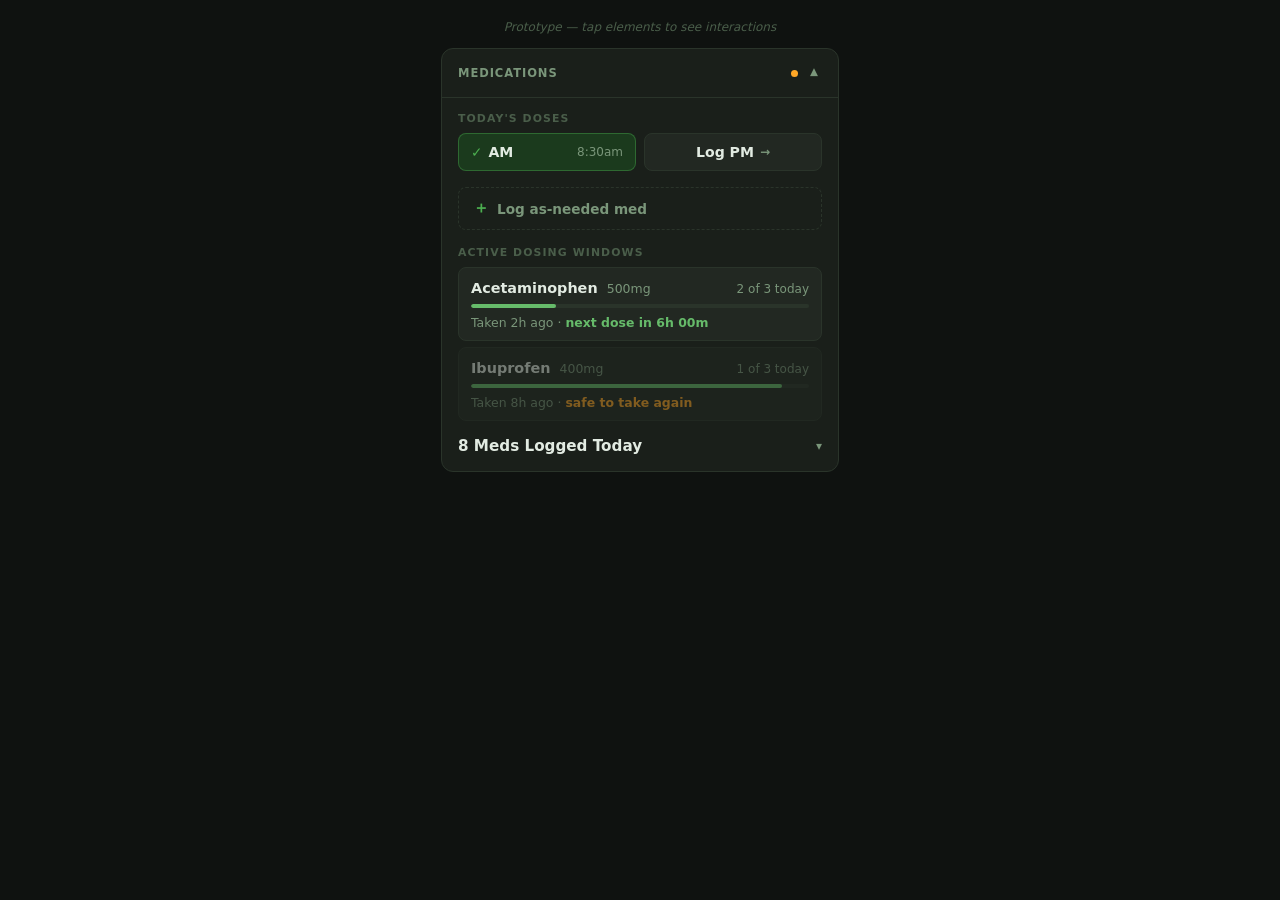
<file: docs/plans/meds-redesign-prototype.html>
<!DOCTYPE html>
<html lang="en">
<head>
<meta charset="UTF-8">
<meta name="viewport" content="width=device-width, initial-scale=1.0">
<title>Medications Redesign Prototype</title>
<style>
  /* ── Design tokens (matching the app) ── */
  :root {
    --clr-bg:         #0f1210;
    --clr-surface:    #1a1f1a;
    --clr-surface-2:  #222822;
    --clr-surface-3:  #1e241e;
    --clr-border:     #2a342a;
    --clr-text:       #e2ebe2;
    --clr-text-2:     #7a967a;
    --clr-text-3:     #4a5e4a;
    --clr-accent:     #4caf50;
    --clr-accent-dim: #1b3a1d;
    --clr-error:      #ef5350;
    --clr-warn:       #ffa726;
    --clr-ok:         #66bb6a;
    --radius:         12px;
    --radius-sm:      8px;
    --font:           'Figtree', system-ui, sans-serif;
  }

  @import url('https://fonts.googleapis.com/css2?family=Figtree:wght@400;500;600;700&display=swap');

  * { box-sizing: border-box; margin: 0; padding: 0; }

  body {
    background: var(--clr-bg);
    color: var(--clr-text);
    font-family: var(--font);
    min-height: 100vh;
    padding: 20px 16px 60px;
    max-width: 430px;
    margin: 0 auto;
  }

  /* ── Section wrapper ── */
  .meds-section {
    background: var(--clr-surface);
    border-radius: var(--radius);
    overflow: hidden;
    border: 1px solid var(--clr-border);
  }

  .meds-section-header {
    display: flex;
    align-items: center;
    justify-content: space-between;
    padding: 14px 16px;
    cursor: pointer;
    user-select: none;
    border-bottom: 1px solid var(--clr-border);
  }

  .meds-section-title {
    font-size: 0.72rem;
    font-weight: 700;
    letter-spacing: 0.08em;
    text-transform: uppercase;
    color: var(--clr-text-2);
  }

  .meds-section-badge {
    display: flex;
    align-items: center;
    gap: 8px;
  }

  .meds-status-pip {
    width: 7px;
    height: 7px;
    border-radius: 50%;
    background: var(--clr-accent);
  }
  .meds-status-pip--warn { background: var(--clr-warn); }
  .meds-status-pip--idle { background: var(--clr-text-3); }

  .meds-collapse-btn {
    background: none;
    border: none;
    color: var(--clr-text-2);
    font-size: 1rem;
    cursor: pointer;
    padding: 2px 4px;
    line-height: 1;
    transition: transform 0.2s;
  }
  .meds-collapse-btn.open { transform: rotate(180deg); }

  .meds-body {
    padding: 14px 16px 16px;
    display: flex;
    flex-direction: column;
    gap: 16px;
  }
  .meds-body.hidden { display: none; }

  /* ── TODAY'S DOSES ── */
  .meds-doses-label {
    font-size: 0.68rem;
    font-weight: 700;
    letter-spacing: 0.1em;
    text-transform: uppercase;
    color: var(--clr-text-3);
    margin-bottom: 8px;
  }

  .meds-slot-row {
    display: flex;
    gap: 8px;
    flex-wrap: wrap;
  }

  /* Unlogged slot button */
  .meds-slot-btn {
    flex: 1;
    min-width: 90px;
    padding: 10px 12px;
    background: var(--clr-surface-2);
    border: 1.5px solid var(--clr-border);
    border-radius: var(--radius-sm);
    color: var(--clr-text);
    font-family: var(--font);
    font-size: 0.88rem;
    font-weight: 600;
    cursor: pointer;
    display: flex;
    align-items: center;
    justify-content: center;
    gap: 6px;
    transition: border-color 0.15s, background 0.15s;
  }
  .meds-slot-btn:active {
    background: var(--clr-accent-dim);
    border-color: var(--clr-accent);
  }
  .meds-slot-btn .arrow {
    font-size: 0.75rem;
    color: var(--clr-text-2);
  }

  /* Logged slot chip */
  .meds-slot-done {
    flex: 1;
    min-width: 90px;
    padding: 10px 12px;
    background: var(--clr-accent-dim);
    border: 1.5px solid color-mix(in srgb, var(--clr-accent) 40%, transparent);
    border-radius: var(--radius-sm);
    color: var(--clr-text);
    font-family: var(--font);
    font-size: 0.88rem;
    font-weight: 600;
    cursor: pointer;
    display: flex;
    align-items: center;
    gap: 6px;
    transition: border-color 0.15s;
  }
  .meds-slot-done:active {
    border-color: var(--clr-accent);
  }
  .meds-slot-check {
    color: var(--clr-accent);
    font-size: 0.85rem;
  }
  .meds-slot-done-time {
    font-size: 0.75rem;
    color: var(--clr-text-2);
    font-weight: 400;
    margin-left: auto;
  }

  /* ── PRN LOG BUTTON ── */
  .meds-prn-trigger {
    width: 100%;
    padding: 10px 14px;
    background: transparent;
    border: 1.5px dashed var(--clr-border);
    border-radius: var(--radius-sm);
    color: var(--clr-text-2);
    font-family: var(--font);
    font-size: 0.85rem;
    font-weight: 600;
    cursor: pointer;
    display: flex;
    align-items: center;
    gap: 8px;
    transition: border-color 0.15s, color 0.15s;
  }
  .meds-prn-trigger:hover,
  .meds-prn-trigger.open {
    border-color: var(--clr-accent);
    color: var(--clr-text);
    border-style: solid;
  }
  .meds-prn-trigger .plus {
    font-size: 1rem;
    color: var(--clr-accent);
  }

  /* PRN quick-pick panel */
  .meds-prn-panel {
    background: var(--clr-surface-2);
    border: 1px solid var(--clr-border);
    border-radius: var(--radius-sm);
    padding: 12px;
    display: flex;
    flex-direction: column;
    gap: 10px;
    animation: slideDown 0.15s ease;
  }
  .meds-prn-panel.hidden { display: none; }

  @keyframes slideDown {
    from { opacity: 0; transform: translateY(-6px); }
    to   { opacity: 1; transform: translateY(0); }
  }

  .meds-prn-quick {
    display: flex;
    flex-wrap: wrap;
    gap: 6px;
  }

  .meds-prn-chip {
    padding: 6px 12px;
    background: var(--clr-surface-3);
    border: 1px solid var(--clr-border);
    border-radius: 20px;
    color: var(--clr-text);
    font-family: var(--font);
    font-size: 0.82rem;
    font-weight: 500;
    cursor: pointer;
    transition: background 0.12s, border-color 0.12s;
  }
  .meds-prn-chip:active {
    background: var(--clr-accent-dim);
    border-color: var(--clr-accent);
  }

  .meds-prn-other {
    display: flex;
    gap: 8px;
  }
  .meds-prn-select {
    flex: 1;
    background: var(--clr-surface);
    border: 1px solid var(--clr-border);
    border-radius: var(--radius-sm);
    color: var(--clr-text);
    font-family: var(--font);
    font-size: 0.82rem;
    padding: 7px 10px;
  }
  .meds-prn-log-btn {
    padding: 7px 14px;
    background: var(--clr-accent);
    border: none;
    border-radius: var(--radius-sm);
    color: #fff;
    font-family: var(--font);
    font-size: 0.82rem;
    font-weight: 600;
    cursor: pointer;
  }

  /* ── DOSING WINDOWS ── */
  .meds-windows-label {
    font-size: 0.68rem;
    font-weight: 700;
    letter-spacing: 0.1em;
    text-transform: uppercase;
    color: var(--clr-text-3);
    margin-bottom: 8px;
  }

  .meds-window-card {
    background: var(--clr-surface-2);
    border: 1px solid var(--clr-border);
    border-radius: var(--radius-sm);
    padding: 10px 12px;
    display: flex;
    flex-direction: column;
    gap: 7px;
  }
  .meds-window-card + .meds-window-card { margin-top: 6px; }

  .meds-window-top {
    display: flex;
    align-items: baseline;
    justify-content: space-between;
    gap: 8px;
  }
  .meds-window-name {
    font-size: 0.9rem;
    font-weight: 600;
  }
  .meds-window-dose {
    font-size: 0.78rem;
    color: var(--clr-text-2);
    margin-left: 4px;
    font-weight: 400;
  }
  .meds-window-count {
    font-size: 0.75rem;
    color: var(--clr-text-2);
    white-space: nowrap;
  }

  .meds-window-next {
    font-size: 0.78rem;
    color: var(--clr-text-2);
  }
  .meds-window-next strong {
    color: var(--clr-ok);
    font-weight: 600;
  }
  .meds-window-next.warn strong { color: var(--clr-warn); }

  .meds-window-bar-wrap {
    height: 4px;
    background: var(--clr-border);
    border-radius: 2px;
    overflow: hidden;
  }
  .meds-window-bar {
    height: 100%;
    border-radius: 2px;
    background: var(--clr-ok);
    transition: width 0.3s ease;
  }
  .meds-window-bar.warn { background: var(--clr-warn); }

  /* Faded state — past min interval but within 24h */
  .meds-window-card.faded {
    opacity: 0.45;
  }

  /* ── LOGGED TODAY ── */
  .meds-logged-trigger {
    width: 100%;
    background: none;
    border: none;
    padding: 0;
    cursor: pointer;
    display: flex;
    align-items: center;
    justify-content: space-between;
    color: var(--clr-text);
    font-family: var(--font);
  }
  .meds-logged-headline {
    font-size: 0.95rem;
    font-weight: 600;
  }
  .meds-logged-chevron {
    font-size: 0.75rem;
    color: var(--clr-text-2);
    transition: transform 0.2s;
  }
  .meds-logged-chevron.open { transform: rotate(180deg); }

  .meds-logged-list {
    margin-top: 10px;
    display: flex;
    flex-direction: column;
    gap: 1px;
  }
  .meds-logged-list.hidden { display: none; }

  .meds-log-group-time {
    font-size: 0.68rem;
    font-weight: 700;
    letter-spacing: 0.08em;
    text-transform: uppercase;
    color: var(--clr-text-3);
    padding: 8px 0 4px;
  }
  .meds-log-group-time:first-child { padding-top: 0; }

  .meds-log-entry {
    display: flex;
    align-items: center;
    gap: 8px;
    padding: 7px 10px;
    background: var(--clr-surface-2);
    border-radius: 6px;
  }
  .meds-log-entry + .meds-log-entry { margin-top: 2px; }

  .meds-log-name {
    flex: 1;
    font-size: 0.85rem;
    font-weight: 500;
  }
  .meds-log-dose {
    font-size: 0.78rem;
    color: var(--clr-text-2);
  }
  .meds-log-type {
    font-size: 0.68rem;
    font-weight: 600;
    letter-spacing: 0.05em;
    padding: 2px 7px;
    border-radius: 10px;
    background: var(--clr-accent-dim);
    color: var(--clr-accent);
    text-transform: uppercase;
  }
  .meds-log-type.prn {
    background: color-mix(in srgb, var(--clr-warn) 15%, transparent);
    color: var(--clr-warn);
  }
  .meds-log-edit {
    background: none;
    border: 1px solid var(--clr-border);
    border-radius: 5px;
    color: var(--clr-text-2);
    font-size: 0.72rem;
    padding: 3px 8px;
    cursor: pointer;
    font-family: var(--font);
  }
  .meds-log-edit:active {
    background: var(--clr-surface-3);
  }

  /* ── Demo toggle util ── */
  .demo-note {
    font-size: 0.75rem;
    color: var(--clr-text-3);
    text-align: center;
    margin-bottom: 14px;
    font-style: italic;
  }
</style>
</head>
<body>

<p class="demo-note">Prototype — tap elements to see interactions</p>

<div class="meds-section">

  <!-- Section header (collapsible) -->
  <div class="meds-section-header" id="section-header">
    <span class="meds-section-title">Medications</span>
    <div class="meds-section-badge">
      <span class="meds-status-pip meds-status-pip--warn" id="status-pip"></span>
      <button class="meds-collapse-btn open" id="collapse-btn">▾</button>
    </div>
  </div>

  <!-- Body -->
  <div class="meds-body" id="meds-body">

    <!-- TODAY'S DOSES -->
    <div>
      <div class="meds-doses-label">Today's Doses</div>
      <div class="meds-slot-row">

        <!-- AM — logged -->
        <button class="meds-slot-done" id="slot-am">
          <span class="meds-slot-check">✓</span>
          AM
          <span class="meds-slot-done-time">8:30am</span>
        </button>

        <!-- PM — unlogged -->
        <button class="meds-slot-btn" id="slot-pm">
          Log PM
          <span class="arrow">→</span>
        </button>

      </div>
    </div>

    <!-- PRN BUTTON + PANEL -->
    <div>
      <button class="meds-prn-trigger" id="prn-trigger">
        <span class="plus">＋</span>
        Log as-needed med
      </button>

      <div class="meds-prn-panel hidden" id="prn-panel" style="margin-top:8px">
        <div class="meds-prn-quick">
          <button class="meds-prn-chip">Acetaminophen</button>
          <button class="meds-prn-chip">Ibuprofen</button>
          <button class="meds-prn-chip">Loratadine</button>
        </div>
        <div class="meds-prn-other">
          <select class="meds-prn-select">
            <option value="">Other med…</option>
            <option>Melatonin</option>
            <option>Antacid</option>
          </select>
          <button class="meds-prn-log-btn">Log</button>
        </div>
      </div>
    </div>

    <!-- DOSING WINDOWS -->
    <div>
      <div class="meds-windows-label">Active Dosing Windows</div>

      <!-- Within window — 2h since last dose, 6h to go -->
      <div class="meds-window-card">
        <div class="meds-window-top">
          <div>
            <span class="meds-window-name">Acetaminophen</span>
            <span class="meds-window-dose">500mg</span>
          </div>
          <span class="meds-window-count">2 of 3 today</span>
        </div>
        <div class="meds-window-bar-wrap">
          <div class="meds-window-bar" style="width: 25%"></div>
        </div>
        <div class="meds-window-next">
          Taken 2h ago · <strong>next dose in 6h 00m</strong>
        </div>
      </div>

      <!-- Past min interval — safe to take, faded -->
      <div class="meds-window-card faded">
        <div class="meds-window-top">
          <div>
            <span class="meds-window-name">Ibuprofen</span>
            <span class="meds-window-dose">400mg</span>
          </div>
          <span class="meds-window-count">1 of 3 today</span>
        </div>
        <div class="meds-window-bar-wrap">
          <div class="meds-window-bar" style="width: 92%"></div>
        </div>
        <div class="meds-window-next warn">
          Taken 8h ago · <strong>safe to take again</strong>
        </div>
      </div>

    </div>

    <!-- LOGGED TODAY -->
    <div>
      <button class="meds-logged-trigger" id="logged-trigger">
        <span class="meds-logged-headline">8 Meds Logged Today</span>
        <span class="meds-logged-chevron" id="logged-chevron">▾</span>
      </button>

      <div class="meds-logged-list hidden" id="logged-list">

        <div class="meds-log-group-time">8:30am</div>
        <div class="meds-log-entry">
          <span class="meds-log-name">Metformin</span>
          <span class="meds-log-dose">500mg</span>
          <span class="meds-log-type">AM</span>
          <button class="meds-log-edit">Edit</button>
        </div>
        <div class="meds-log-entry">
          <span class="meds-log-name">Lisinopril</span>
          <span class="meds-log-dose">10mg</span>
          <span class="meds-log-type">AM</span>
          <button class="meds-log-edit">Edit</button>
        </div>
        <div class="meds-log-entry">
          <span class="meds-log-name">Atorvastatin</span>
          <span class="meds-log-dose">20mg</span>
          <span class="meds-log-type">AM</span>
          <button class="meds-log-edit">Edit</button>
        </div>

        <div class="meds-log-group-time">12:00pm</div>
        <div class="meds-log-entry">
          <span class="meds-log-name">Vitamin D</span>
          <span class="meds-log-dose">2000 IU</span>
          <span class="meds-log-type">AM</span>
          <button class="meds-log-edit">Edit</button>
        </div>

        <div class="meds-log-group-time">2:15pm</div>
        <div class="meds-log-entry">
          <span class="meds-log-name">Acetaminophen</span>
          <span class="meds-log-dose">500mg</span>
          <span class="meds-log-type prn">PRN</span>
          <button class="meds-log-edit">Edit</button>
        </div>
        <div class="meds-log-entry">
          <span class="meds-log-name">Ibuprofen</span>
          <span class="meds-log-dose">400mg</span>
          <span class="meds-log-type prn">PRN</span>
          <button class="meds-log-edit">Edit</button>
        </div>

        <div class="meds-log-group-time">6:00pm</div>
        <div class="meds-log-entry">
          <span class="meds-log-name">Reminder Med A</span>
          <span class="meds-log-dose">—</span>
          <span class="meds-log-type" style="background:color-mix(in srgb,#4fc3f7 15%,transparent);color:#4fc3f7">REM</span>
          <button class="meds-log-edit">Edit</button>
        </div>
        <div class="meds-log-entry">
          <span class="meds-log-name">Reminder Med B</span>
          <span class="meds-log-dose">—</span>
          <span class="meds-log-type" style="background:color-mix(in srgb,#4fc3f7 15%,transparent);color:#4fc3f7">REM</span>
          <button class="meds-log-edit">Edit</button>
        </div>

      </div>
    </div>

  </div><!-- end .meds-body -->
</div>

<script>
  // Collapsible section
  const header = document.getElementById('section-header');
  const body   = document.getElementById('meds-body');
  const btn    = document.getElementById('collapse-btn');
  header.addEventListener('click', () => {
    const open = !body.classList.contains('hidden');
    body.classList.toggle('hidden', open);
    btn.classList.toggle('open', !open);
  });

  // PRN panel toggle
  const prnTrigger = document.getElementById('prn-trigger');
  const prnPanel   = document.getElementById('prn-panel');
  prnTrigger.addEventListener('click', () => {
    const open = !prnPanel.classList.contains('hidden');
    prnPanel.classList.toggle('hidden', open);
    prnTrigger.classList.toggle('open', !open);
  });

  // Logged today toggle
  const loggedTrigger = document.getElementById('logged-trigger');
  const loggedList    = document.getElementById('logged-list');
  const loggedChevron = document.getElementById('logged-chevron');
  loggedTrigger.addEventListener('click', () => {
    const open = !loggedList.classList.contains('hidden');
    loggedList.classList.toggle('hidden', open);
    loggedChevron.classList.toggle('open', !open);
  });

  // PM slot — demo pending state
  const slotPm = document.getElementById('slot-pm');
  let pmPending = false;
  slotPm.addEventListener('click', () => {
    if (!pmPending) {
      slotPm.textContent = 'Confirm PM';
      slotPm.style.background = 'var(--clr-accent-dim)';
      slotPm.style.borderColor = 'var(--clr-accent)';
      slotPm.style.color = 'var(--clr-text)';
      pmPending = true;
    } else {
      // Simulate log
      slotPm.outerHTML = `<button class="meds-slot-done" id="slot-pm-done">
        <span class="meds-slot-check">✓</span>
        PM
        <span class="meds-slot-done-time">${new Date().toLocaleTimeString('en-US',{hour:'numeric',minute:'2-digit'})}</span>
      </button>`;
      document.getElementById('status-pip').className = 'meds-status-pip';
    }
  });

  // AM slot — demo open edit
  const slotAm = document.getElementById('slot-am');
  slotAm.addEventListener('click', () => {
    alert('→ Opens slot edit form (time, checkboxes, Delete button)');
  });
</script>
</body>
</html>
</file>
